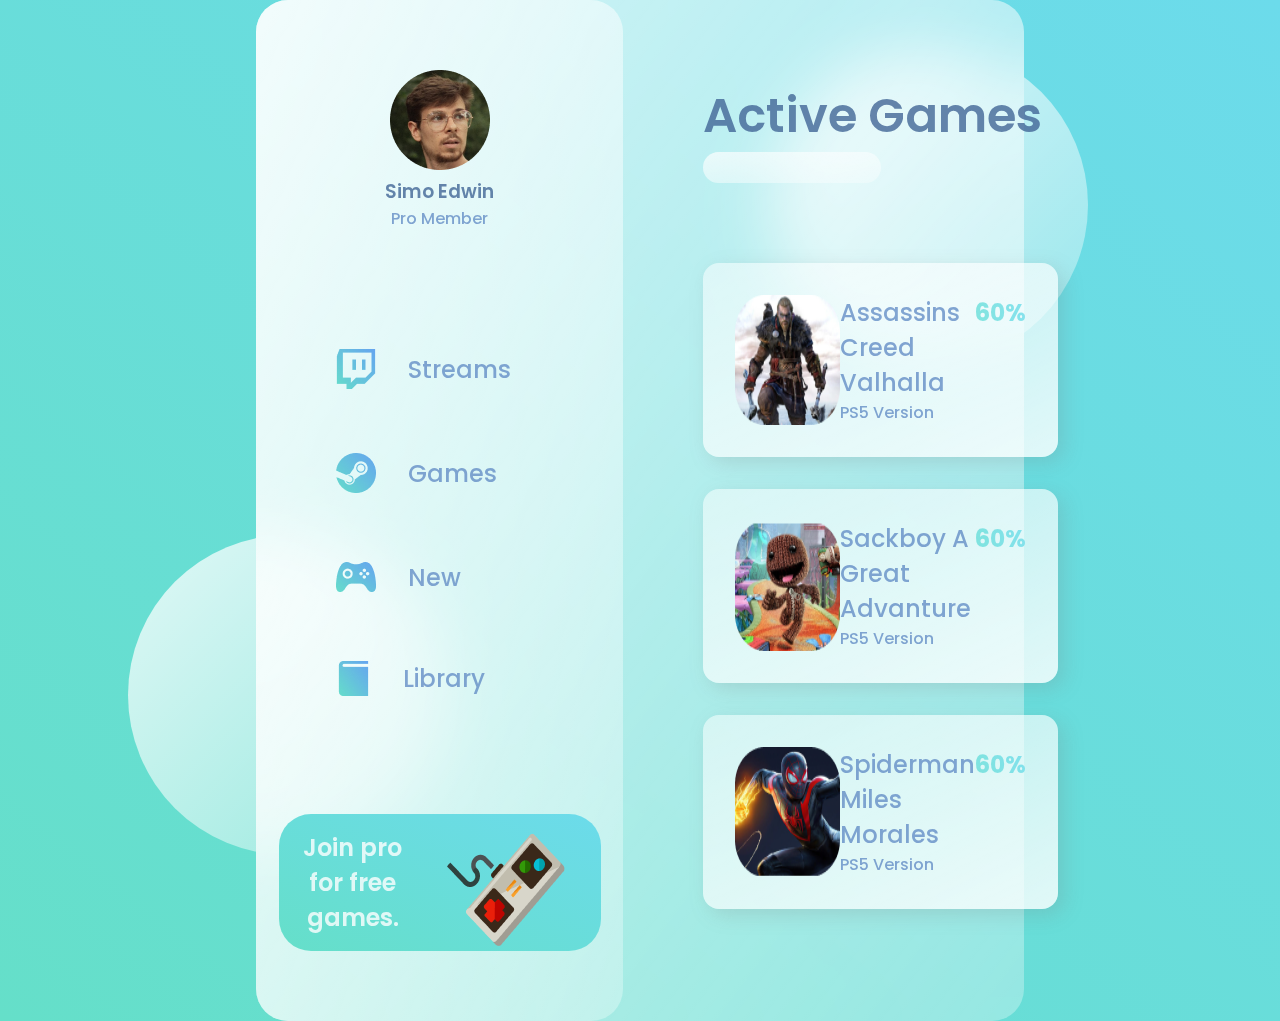
<file: services/assets/img/bg/glass-website-master/glass-website-master/index.html>
<!DOCTYPE html>
<html lang="en">
  <head>
    <meta charset="UTF-8" />
    <meta name="viewport" content="width=device-width, initial-scale=1.0" />
    <title>Glass Website</title>
    <link rel="preconnect" href="https://fonts.gstatic.com" />
    <link
      href="https://fonts.googleapis.com/css2?family=Poppins:wght@400;500;700&display=swap"
      rel="stylesheet"
    />
    <link rel="stylesheet" href="./style.css" />
  </head>
  <body>
    <main>
      <section class="glass">
        <div class="dashboard">
          <div class="user">
            <img src="./images/avatar.png" alt="" />
            <h3>Simo Edwin</h3>
            <p>Pro Member</p>
          </div>
          <div class="links">
            <div class="link">
              <img src="./images/twitch.png" alt="" />
              <h2>Streams</h2>
            </div>
            <div class="link">
              <img src="./images/steam.png" alt="" />
              <h2>Games</h2>
            </div>
            <div class="link">
              <img src="./images/upcoming.png" alt="" />
              <h2>New</h2>
            </div>
            <div class="link">
              <img src="./images/library.png" alt="" />
              <h2>Library</h2>
            </div>
          </div>
          <div class="pro">
            <h2>Join pro for free games.</h2>
            <img src="./images/controller.png" alt="" />
          </div>
        </div>
        <div class="games">
          <div class="status">
            <h1>Active Games</h1>
            <input type="text" />
          </div>
          <div class="cards">
            <div class="card">
              <img src="./images/assassins.png" alt="" />
              <div class="card-info">
                <h2>Assassins Creed Valhalla</h2>
                <p>PS5 Version</p>
                <div class="progress"></div>
              </div>
              <h2 class="percentage">60%</h2>
            </div>
            <div class="card">
              <img src="./images/sackboy.png" alt="" />
              <div class="card-info">
                <h2>Sackboy A Great Advanture</h2>
                <p>PS5 Version</p>
                <div class="progress"></div>
              </div>
              <h2 class="percentage">60%</h2>
            </div>
            <div class="card">
              <img src="./images/spiderman.png" alt="" />
              <div class="card-info">
                <h2>Spiderman Miles Morales</h2>
                <p>PS5 Version</p>
                <div class="progress"></div>
              </div>
              <h2 class="percentage">60%</h2>
            </div>
          </div>
        </div>
      </section>
    </main>
    <div class="circle1"></div>
    <div class="circle2"></div>
  </body>
</html>
</file>
<file: services/assets/img/bg/glass-website-master/glass-website-master/style.css>
* {
  margin: 0;
  padding: 0;
  box-sizing: border-box;
}

h1 {
  color: #426696;
  font-weight: 600;
  font-size: 3rem;
  opacity: 0.8;
}
h2,
p {
  color: #658ec6;
  font-weight: 500;
  opacity: 0.8;
}

h3 {
  color: #426696;
  font-weight: 600;
  opacity: 0.8;
}

main {
  font-family: "Poppins", sans-serif;
  min-height: 100vh;
  background: linear-gradient(to right top, #65dfc9, #6cdbeb);
  display: flex;
  align-items: center;
  justify-content: center;
}

.glass {
  background: white;
  min-height: 80vh;
  width: 60%;
  background: linear-gradient(
    to right bottom,
    rgba(255, 255, 255, 0.7),
    rgba(255, 255, 255, 0.3)
  );
  border-radius: 2rem;
  z-index: 2;
  backdrop-filter: blur(2rem);
  display: flex;
}
.circle1,
.circle2 {
  background: white;
  background: linear-gradient(
    to right bottom,
    rgba(255, 255, 255, 0.8),
    rgba(255, 255, 255, 0.3)
  );
  height: 20rem;
  width: 20rem;
  position: absolute;
  border-radius: 50%;
}

.circle1 {
  top: 5%;
  right: 15%;
}
.circle2 {
  bottom: 5%;
  left: 10%;
}
.dashboard {
  flex: 1;
  display: flex;
  flex-direction: column;
  align-items: center;
  justify-content: space-evenly;
  text-align: center;
  background: linear-gradient(
    to right bottom,
    rgba(255, 255, 255, 0.7),
    rgba(255, 255, 255, 0.3)
  );
  border-radius: 2rem;
}
.link {
  display: flex;
  margin: 2rem 0rem;
  padding: 1rem 5rem;
  align-items: center;
}
.link h2 {
  padding: 0rem 2rem;
}

.games {
  flex: 2;
}

.pro {
  background: linear-gradient(to right top, #65dfc9, #6cdbeb);
  border-radius: 2rem;
  color: white;
  padding: 1rem;
  position: relative;
}

.pro img {
  position: absolute;
  top: -10%;
  right: 10%;
}
.pro h2 {
  width: 40%;
  color: white;
  font-weight: 600;
}

/* GAMES */
.status {
  margin-bottom: 3rem;
}

.status input {
  background: linear-gradient(
    to right bottom,
    rgba(255, 255, 255, 0.7),
    rgba(255, 255, 255, 0.3)
  );
  border: none;
  width: 50%;
  padding: 0.5rem;
  border-radius: 2rem;
}

.games {
  margin: 5rem;
  display: flex;
  flex-direction: column;
  justify-content: space-evenly;
}

.card {
  display: flex;
  background: linear-gradient(
    to left top,
    rgba(255, 255, 255, 0.8),
    rgba(255, 255, 255, 0.5)
  );
  border-radius: 1rem;
  margin: 2rem 0rem;
  padding: 2rem;
  box-shadow: 6px 6px 20px rgba(122, 122, 122, 0.212);
  justify-content: space-between;
}

.progress {
  background: linear-gradient(to right top, #65dfc9, #6cdbeb);
  width: 100%;
  height: 25%;
  border-radius: 1rem;
  position: relative;
  overflow: hidden;
}
.progress::after {
  content: "";
  width: 100%;
  height: 100%;
  background: rgb(236, 236, 236);
  position: absolute;
  left: 60%;
}
.card-info {
  display: flex;
  flex-direction: column;
  justify-content: space-between;
}

.percentage {
  font-weight: bold;
  background: linear-gradient(to right top, #65dfc9, #6cdbeb);
  -webkit-background-clip: text;
  -webkit-text-fill-color: transparent;
}
</file>
